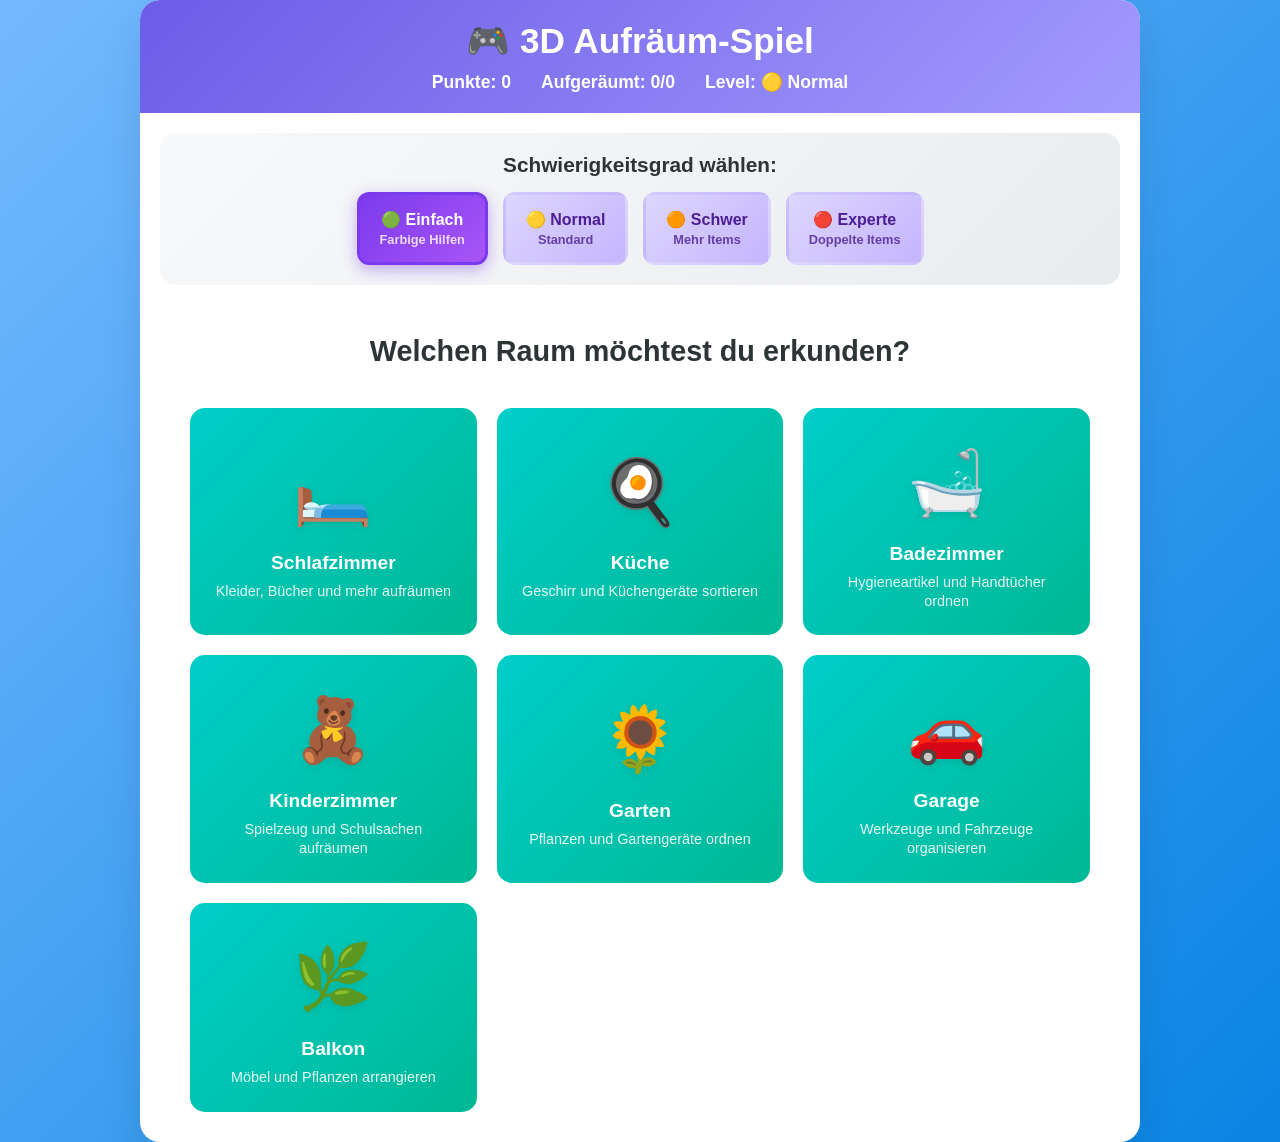
<file: index.html>
<!DOCTYPE html>
<html lang="de">
<head>
    <meta charset="UTF-8">
    <meta name="viewport" content="width=device-width, initial-scale=1.0">
    <title>Aufräum-Spiel</title>
    <link rel="stylesheet" href="style.css">
    <!-- Web Font für bessere Symbol-Unterstützung -->
    <link href="https://fonts.googleapis.com/css2?family=Noto+Color+Emoji&family=Segoe+UI+Symbol&display=swap" rel="stylesheet">
    <style>
        .emoji-font {
            font-family: 'Noto Color Emoji', 'Segoe UI Symbol', 'Apple Color Emoji', 'Segoe UI Emoji', sans-serif;
        }
    </style>
</head>
<body>
    <div class="game-container">
        <header>
            <h1>🎮 3D Aufräum-Spiel</h1>
            <div class="score-board">
                <span>Punkte: <span id="score">0</span></span>
                <span>Aufgeräumt: <span id="cleaned-items">0</span>/<span id="total-items">0</span></span>
                <span id="current-level">Level: 🟡 Normal</span>
            </div>
        </header>

        <main>
            <!-- Level-Auswahl -->
            <div class="level-selector">
                <h3>Schwierigkeitsgrad wählen:</h3>
                <div class="level-buttons">
                    <button class="level-btn active" data-level="0">🟢 Einfach<br><small>Farbige Hilfen</small></button>
                    <button class="level-btn" data-level="1">🟡 Normal<br><small>Standard</small></button>
                    <button class="level-btn" data-level="2">🟠 Schwer<br><small>Mehr Items</small></button>
                    <button class="level-btn" data-level="3">🔴 Experte<br><small>Doppelte Items</small></button>
                </div>
            </div>

            <!-- Raumauswahl -->
            <div id="room-selection" class="screen active">
                <h2>Welchen Raum möchtest du erkunden?</h2>
                        <div class="room-selection-grid">
            <button class="room-btn" data-room="bedroom">
                <div class="room-icon">🛏️</div>
                <div class="room-name">Schlafzimmer</div>
                <div class="room-description">Kleider, Bücher und mehr aufräumen</div>
            </button>

            <button class="room-btn" data-room="kitchen">
                <div class="room-icon">🍳</div>
                <div class="room-name">Küche</div>
                <div class="room-description">Geschirr und Küchengeräte sortieren</div>
            </button>

            <button class="room-btn" data-room="bathroom">
                <div class="room-icon">🛁</div>
                <div class="room-name">Badezimmer</div>
                <div class="room-description">Hygieneartikel und Handtücher ordnen</div>
            </button>

            <button class="room-btn" data-room="kids_room">
                <div class="room-icon">🧸</div>
                <div class="room-name">Kinderzimmer</div>
                <div class="room-description">Spielzeug und Schulsachen aufräumen</div>
            </button>

            <button class="room-btn" data-room="garden">
                <div class="room-icon">🌻</div>
                <div class="room-name">Garten</div>
                <div class="room-description">Pflanzen und Gartengeräte ordnen</div>
            </button>

            <button class="room-btn" data-room="garage">
                <div class="room-icon">🚗</div>
                <div class="room-name">Garage</div>
                <div class="room-description">Werkzeuge und Fahrzeuge organisieren</div>
            </button>

            <button class="room-btn" data-room="balcony">
                <div class="room-icon">🌿</div>
                <div class="room-name">Balkon</div>
                <div class="room-description">Möbel und Pflanzen arrangieren</div>
            </button>
        </div>
            </div>

            <!-- Spielbereich -->
            <div id="game-area" class="screen">
                <div class="game-header">
                    <button id="back-btn">← Zurück zur Raumauswahl</button>
                    <h2 id="current-room-title"></h2>
                    <button id="reset-room">Raum zurücksetzen</button>
                </div>

                <!-- 3D Raum mit Drag & Drop -->
                <div class="room-3d">
                    <!-- Dekorative Elemente -->
                    <div class="window">
                        <div class="window-vase"></div>
                    </div>

                    <!-- Wände und Möbel -->
                    <div class="room-walls">
                        <div class="wall back-wall"></div>
                        <div class="wall left-wall"></div>
                        <div class="wall right-wall"></div>
                        <div class="floor"></div>
                    </div>

                    <!-- Möbel und Ablageflächen -->
                    <div class="furniture-container">
                        <!-- Wird je nach Raum dynamisch gefüllt -->
                    </div>

                    <!-- Gegenstände zum Aufräumen -->
                    <div class="items-container">
                        <!-- Wird dynamisch mit Gegenständen gefüllt -->
                    </div>

                <!-- Drop-Zones für korrekte Plätze -->
                    <div class="drop-zones">
                        <!-- Wird dynamisch erstellt -->
                    </div>

                    <!-- Möbel-Labels -->
                    <div class="furniture-labels">
                        <!-- Wird dynamisch erstellt -->
                    </div>
                </div>

                <div class="instructions">
                    <p>🖱️ Ziehe die Gegenstände an ihre richtigen Plätze!</p>
                    <p>💡 Tipp: Schaue auf die Beschriftungen der Möbel!</p>
                </div>                <!-- Drag Feedback -->
                <div id="drag-feedback" class="drag-feedback">
                    <span id="feedback-text"></span>
                </div>
            </div>

            <!-- Erfolgsmeldung -->
            <div id="success-screen" class="screen">
                <div class="success-content">
                    <h2>🎉 Perfekt aufgeräumt!</h2>
                    <p>Du hast alles an seinen richtigen Platz gebracht!</p>
                    <div class="final-score">
                        <p>Deine Punkte: <span id="final-score">0</span></p>
                        <p>Perfekte Platzierungen: <span id="perfect-placements">0</span></p>
                    </div>
                    <div class="success-buttons">
                        <button id="play-again">Nochmal spielen</button>
                        <button id="choose-other-room">Anderen Raum wählen</button>
                    </div>
                </div>
            </div>
        </main>
    </div>

            <!-- Erfolgsmeldung -->
            <div id="success-screen" class="screen">
                <div class="success-content">
                    <h2>🎉 Perfekt aufgeräumt!</h2>
                    <p>Du hast alles an seinen richtigen Platz gebracht!</p>
                    <div class="final-score">
                        <p>Deine Punkte: <span id="final-score">0</span></p>
                        <p>Perfekte Platzierungen: <span id="perfect-placements">0</span></p>
                    </div>
                    <div class="success-buttons">
                        <button id="play-again">Nochmal spielen</button>
                        <button id="choose-other-room">Anderen Raum wählen</button>
                    </div>
                </div>
            </div>
        </main>
    </div>

    <script src="fixed-script.js"></script>
</body>
</html>
</file>
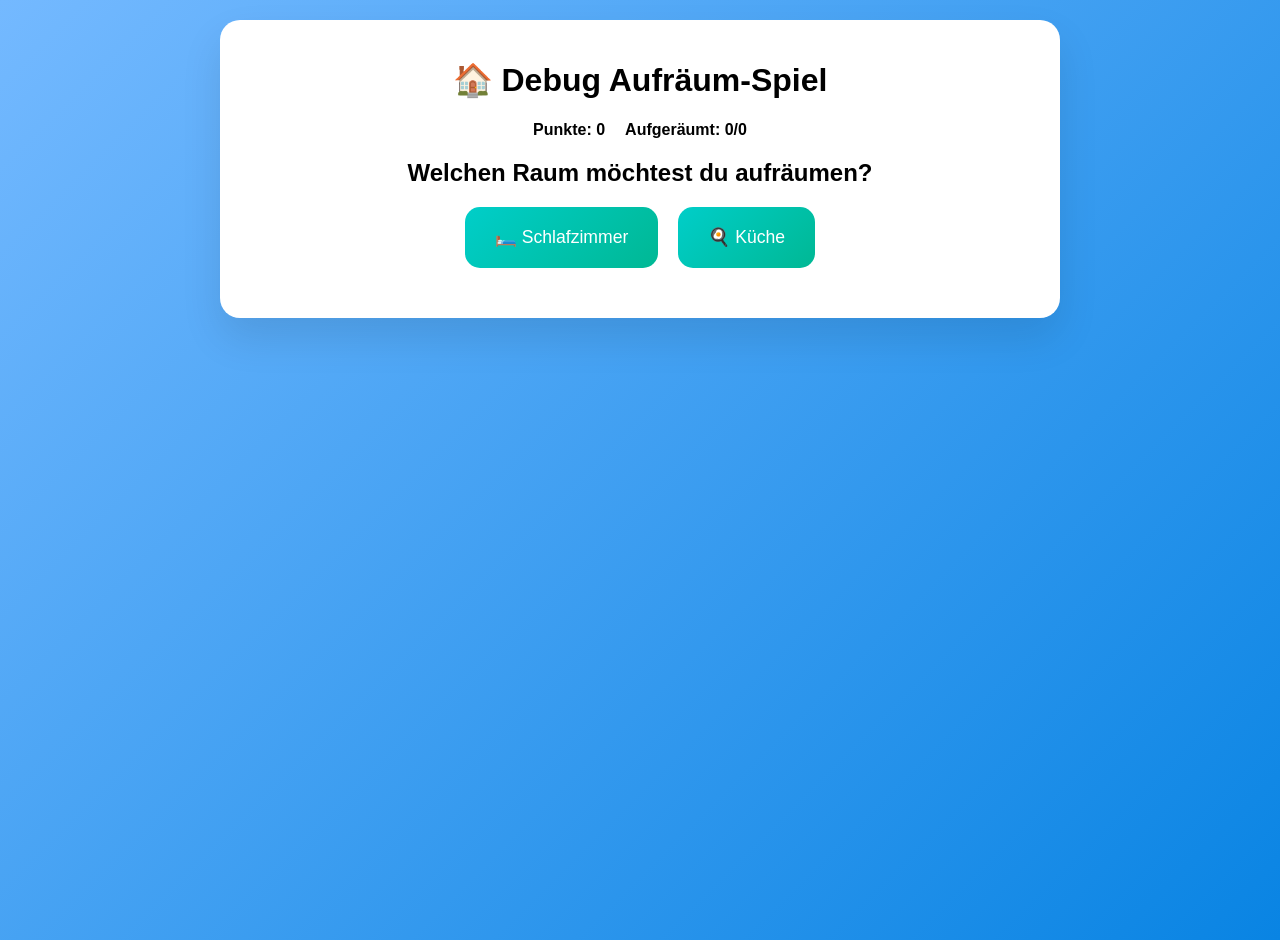
<file: debug.html>
<!DOCTYPE html>
<html lang="de">
<head>
    <meta charset="UTF-8">
    <meta name="viewport" content="width=device-width, initial-scale=1.0">
    <title>Debug - Aufräum-Spiel</title>
    <style>
        body {
            font-family: Arial, sans-serif;
            background: linear-gradient(135deg, #74b9ff, #0984e3);
            margin: 0;
            padding: 20px;
            min-height: 100vh;
        }

        .debug-container {
            max-width: 800px;
            margin: 0 auto;
            background: white;
            border-radius: 20px;
            padding: 20px;
            box-shadow: 0 20px 40px rgba(0,0,0,0.1);
        }

        .header {
            text-align: center;
            margin-bottom: 20px;
        }

        .score-board {
            display: flex;
            justify-content: center;
            gap: 20px;
            margin-bottom: 20px;
            font-weight: bold;
        }

        .room-selection {
            text-align: center;
            margin-bottom: 30px;
        }

        .room-buttons {
            display: flex;
            gap: 20px;
            justify-content: center;
            margin-top: 20px;
        }

        .room-btn {
            background: linear-gradient(135deg, #00cec9, #00b894);
            color: white;
            border: none;
            border-radius: 15px;
            padding: 20px 30px;
            cursor: pointer;
            font-size: 1.1em;
            transition: transform 0.3s;
        }

        .room-btn:hover {
            transform: translateY(-2px);
        }

        .game-area {
            display: none;
        }

        .game-area.active {
            display: block;
        }

        .game-header {
            display: flex;
            justify-content: space-between;
            align-items: center;
            margin-bottom: 20px;
        }

        .room-3d {
            position: relative;
            width: 100%;
            height: 400px;
            background: linear-gradient(180deg, #87CEEB 0%, #98D8E8 30%, #D2B48C 30%, #DEB887 100%);
            border-radius: 15px;
            overflow: hidden;
            border: 3px solid #8B4513;
        }

        .drop-zones {
            position: absolute;
            width: 100%;
            height: 100%;
            z-index: 5;
        }

        .drop-zone {
            position: absolute;
            border: 3px dashed #3498db;
            border-radius: 10px;
            background: rgba(52, 152, 219, 0.1);
            transition: all 0.3s;
        }

        .drop-zone.highlight {
            background: rgba(52, 152, 219, 0.3);
            border-color: #00b894;
            transform: scale(1.02);
        }

        .zone-label {
            font-size: 0.8em;
            font-weight: bold;
            background: rgba(0,0,0,0.7);
            color: white;
            padding: 4px 8px;
            border-radius: 4px;
            white-space: nowrap;
        }

        .items-container {
            position: absolute;
            width: 100%;
            height: 100%;
            z-index: 10;
        }

        .draggable-item {
            position: absolute;
            background: white;
            border: 3px solid #3498db;
            border-radius: 12px;
            padding: 8px 12px;
            cursor: grab;
            user-select: none;
            transition: transform 0.2s, box-shadow 0.2s;
            box-shadow: 0 4px 12px rgba(0,0,0,0.2);
            min-width: 60px;
            text-align: center;
        }

        .draggable-item:hover {
            transform: scale(1.1);
            box-shadow: 0 6px 16px rgba(0,0,0,0.3);
        }

        .draggable-item.placed {
            border-color: #00b894;
            background: rgba(0,184,148,0.2);
            cursor: default;
        }

        .item-emoji {
            font-size: 2em;
            line-height: 1;
        }

        .item-label {
            font-size: 0.7em;
            font-weight: bold;
            color: #2c3e50;
            margin-top: 2px;
        }

        .controls {
            margin-top: 20px;
            text-align: center;
        }

        .btn {
            background: #636e72;
            color: white;
            border: none;
            border-radius: 8px;
            padding: 10px 20px;
            cursor: pointer;
            margin: 0 5px;
        }

        .btn:hover {
            background: #2d3436;
        }

        .instructions {
            text-align: center;
            margin-top: 15px;
            color: #636e72;
        }

        .screen {
            display: none;
        }

        .screen.active {
            display: block;
        }

        .success-screen {
            text-align: center;
            padding: 40px;
        }

        .success-screen h2 {
            color: #00b894;
            font-size: 2.5em;
            margin-bottom: 20px;
        }

        .final-score {
            background: linear-gradient(135deg, #fdcb6e, #e17055);
            color: white;
            padding: 20px;
            border-radius: 15px;
            margin: 20px 0;
            font-size: 1.4em;
            font-weight: bold;
        }
    </style>
</head>
<body>
    <div class="debug-container">
        <div class="header">
            <h1>🏠 Debug Aufräum-Spiel</h1>
            <div class="score-board">
                <span>Punkte: <span id="score">0</span></span>
                <span>Aufgeräumt: <span id="cleaned-items">0</span>/<span id="total-items">0</span></span>
            </div>
        </div>

        <!-- Room Selection -->
        <div id="room-selection" class="screen active">
            <div class="room-selection">
                <h2>Welchen Raum möchtest du aufräumen?</h2>
                <div class="room-buttons">
                    <button class="room-btn" data-room="bedroom">
                        🛏️ Schlafzimmer
                    </button>
                    <button class="room-btn" data-room="kitchen">
                        🍳 Küche
                    </button>
                </div>
            </div>
        </div>

        <!-- Game Area -->
        <div id="game-area" class="screen game-area">
            <div class="game-header">
                <button id="back-btn" class="btn">← Zurück</button>
                <h2 id="current-room-title">Raum</h2>
                <button id="reset-room" class="btn">Zurücksetzen</button>
            </div>

            <div class="room-3d">
                <div class="drop-zones"></div>
                <div class="items-container"></div>
            </div>

            <div class="instructions">
                <p>🖱️ Ziehe die Gegenstände an die richtige Stelle!</p>
            </div>
        </div>

        <!-- Success Screen -->
        <div id="success-screen" class="screen success-screen">
            <h2>🎉 Perfekt!</h2>
            <p>Du hast den Raum erfolgreich aufgeräumt!</p>
            <div class="final-score">
                <p>Deine Punkte: <span id="final-score">0</span></p>
            </div>
            <button class="btn" onclick="location.reload()">Nochmal spielen</button>
        </div>
    </div>

    <script src="debug-script.js"></script>
</body>
</html>
</file>
<file: style.css>
* {
    margin: 0;
    padding: 0;
    box-sizing: border-box;
}

body {
    font-family: 'Segoe UI', Tahoma, Geneva, Verdana, sans-serif;
    background: linear-gradient(135deg, #74b9ff, #0984e3);
    min-height: 100vh;
    display: flex;
    align-items: center;
    justify-content: center;
    overflow-x: hidden;
}

.game-container {
    width: 100%;
    max-width: 1000px;
    background: white;
    border-radius: 20px;
    box-shadow: 0 20px 40px rgba(0,0,0,0.1);
    overflow: hidden;
    min-height: 700px;
}

header {
    background: linear-gradient(135deg, #6c5ce7, #a29bfe);
    color: white;
    padding: 20px;
    text-align: center;
}

header h1 {
    font-size: 2.2em;
    margin-bottom: 10px;
}

.score-board {
    display: flex;
    justify-content: center;
    gap: 30px;
    font-size: 1.1em;
    font-weight: bold;
}

.screen {
    display: none;
    padding: 30px;
}

/* Level-Auswahl Styles */
.level-selector {
    background: linear-gradient(135deg, #f8f9fa, #e9ecef);
    margin: 20px;
    padding: 20px;
    border-radius: 15px;
    text-align: center;
}

.level-selector h3 {
    margin-bottom: 15px;
    color: #2d3436;
    font-size: 1.3em;
}

.level-buttons {
    display: flex;
    gap: 15px;
    justify-content: center;
    flex-wrap: wrap;
}

.level-btn {
    background: linear-gradient(135deg, #ddd6fe, #c4b5fd);
    border: 3px solid transparent;
    padding: 15px 20px;
    border-radius: 12px;
    cursor: pointer;
    transition: all 0.3s ease;
    font-size: 1em;
    font-weight: bold;
    color: #4c1d95;
    min-width: 120px;
}

.level-btn:hover {
    transform: translateY(-3px);
    box-shadow: 0 8px 16px rgba(0,0,0,0.15);
}

.level-btn.active {
    border-color: #7c3aed;
    background: linear-gradient(135deg, #7c3aed, #a855f7);
    color: white;
    box-shadow: 0 5px 15px rgba(124, 58, 237, 0.4);
}

.level-btn small {
    display: block;
    font-size: 0.8em;
    opacity: 0.8;
    margin-top: 3px;
}

/* Level-spezifische Item-Styles */
.helper-border {
    animation: pulse-helper 2s infinite;
}

@keyframes pulse-helper {
    0% {
        box-shadow: 0 0 10px rgba(255, 235, 59, 0.7);
        border-color: #ffeb3b;
    }
    50% {
        box-shadow: 0 0 20px rgba(255, 235, 59, 1);
        border-color: #fdd835;
    }
    100% {
        box-shadow: 0 0 10px rgba(255, 235, 59, 0.7);
        border-color: #ffeb3b;
    }
}

/* Level-spezifische Raum-Styles */
.room-3d.level-0 {
    filter: brightness(1.1) contrast(1.1);
}

.room-3d.level-2 {
    filter: brightness(0.95) contrast(1.05);
}

.room-3d.level-3 {
    filter: brightness(0.9) saturate(1.1);
}

/* Mobile Touch Support */
.draggable-item.selected {
    border: 3px solid #007bff !important;
    box-shadow: 0 0 15px rgba(0, 123, 255, 0.6) !important;
    background-color: rgba(0, 123, 255, 0.1) !important;
    transform: scale(1.05);
    z-index: 200 !important;
}

.drop-zone.mobile-highlight {
    background: rgba(0, 255, 0, 0.3) !important;
    border: 3px solid rgba(0, 255, 0, 0.8) !important;
    box-shadow: 0 0 15px rgba(0, 255, 0, 0.6);
    animation: pulse-zone 1.5s infinite;
}

@keyframes pulse-zone {
    0% {
        box-shadow: 0 0 15px rgba(0, 255, 0, 0.6);
        transform: scale(1);
    }
    50% {
        box-shadow: 0 0 25px rgba(0, 255, 0, 0.8);
        transform: scale(1.02);
    }
    100% {
        box-shadow: 0 0 15px rgba(0, 255, 0, 0.6);
        transform: scale(1);
    }
}

.mobile-instruction {
    position: fixed;
    bottom: 20px;
    left: 50%;
    transform: translateX(-50%);
    background: linear-gradient(135deg, #007bff, #0056b3);
    color: white;
    padding: 12px 20px;
    border-radius: 25px;
    font-weight: bold;
    font-size: 1em;
    z-index: 1000;
    box-shadow: 0 4px 12px rgba(0, 123, 255, 0.3);
    animation: bounce-instruction 2s infinite;
    text-align: center;
    max-width: 90%;
}

@keyframes bounce-instruction {
    0%, 20%, 50%, 80%, 100% {
        transform: translateX(-50%) translateY(0);
    }
    40% {
        transform: translateX(-50%) translateY(-5px);
    }
    60% {
        transform: translateX(-50%) translateY(-3px);
    }
}

/* Touch-friendly Drop Zones */
@media (max-width: 768px) {
    .drop-zone {
        min-height: 80px !important;
        min-width: 80px !important;
        border: 3px dashed rgba(255, 255, 255, 0.6) !important;
        border-radius: 12px;
        background: rgba(255, 255, 255, 0.2) !important;
        cursor: pointer;
        transition: all 0.3s ease;
    }

    .drop-zone:hover, .drop-zone:active {
        background: rgba(255, 255, 255, 0.4) !important;
        border-color: rgba(255, 255, 255, 0.8) !important;
        transform: scale(1.05);
    }

    .draggable-item {
        min-width: 60px;
        min-height: 60px;
        touch-action: manipulation;
    }

    .furniture-label {
        font-size: 1.2em !important;
        padding: 15px 20px !important;
        background: rgba(0, 0, 0, 0.95) !important;
        cursor: pointer !important;
        border: 3px solid rgba(255, 255, 255, 0.6) !important;
        border-radius: 12px !important;
        transition: all 0.3s ease;
        min-width: 120px !important;
        min-height: 50px !important;
        text-align: center;
        font-weight: bold !important;
        color: white !important;
        box-shadow: 0 4px 8px rgba(0, 0, 0, 0.3) !important;
        touch-action: manipulation;
        user-select: none;
        -webkit-tap-highlight-color: rgba(0, 123, 255, 0.3);
    }

    .furniture-label:hover, .furniture-label:active, .furniture-label:focus {
        background: rgba(0, 123, 255, 0.95) !important;
        border-color: rgba(255, 255, 255, 0.9) !important;
        transform: scale(1.08) !important;
        box-shadow: 0 6px 16px rgba(0, 123, 255, 0.4) !important;
    }

    .level-buttons {
        flex-direction: column;
        gap: 10px;
    }

    .level-btn {
        min-width: 200px;
        padding: 18px 25px;
        font-size: 1.1em;
    }

    .room-selection-grid {
        grid-template-columns: 1fr !important;
        gap: 15px;
    }

    .room-btn {
        padding: 20px;
        min-height: 120px;
    }
}

/* Responsive Font Sizes */
@media (max-width: 480px) {
    header h1 {
        font-size: 1.8em;
    }

    .score-board {
        flex-direction: column;
        gap: 10px;
        font-size: 1em;
    }

    .mobile-instruction {
        font-size: 0.9em;
        padding: 10px 16px;
        bottom: 15px;
    }
}

.screen.active {
    display: block;
}

/* Raumauswahl */
#room-selection h2 {
    text-align: center;
    color: #2d3436;
    margin-bottom: 40px;
    font-size: 1.8em;
}

.room-buttons {
    display: flex;
    gap: 30px;
    justify-content: center;
    flex-wrap: wrap;
}

.room-selection-grid {
    display: grid;
    grid-template-columns: repeat(3, 1fr);
    gap: 20px;
    max-width: 900px;
    margin: 0 auto;
}

@media (max-width: 1024px) {
    .room-selection-grid {
        grid-template-columns: repeat(2, 1fr);
        max-width: 600px;
    }
}

@media (max-width: 768px) {
    .room-selection-grid {
        grid-template-columns: 1fr;
        max-width: 400px;
    }
}

.room-btn {
    background: linear-gradient(135deg, #00cec9, #00b894);
    border: none;
    border-radius: 15px;
    padding: 25px;
    cursor: pointer;
    transition: transform 0.3s, box-shadow 0.3s;
    color: white;
    font-size: 1em;
    min-width: 280px;
    text-align: center;
}

.room-description {
    font-size: 0.9em;
    opacity: 0.9;
    margin-top: 8px;
    line-height: 1.3;
}

.room-btn:hover {
    transform: translateY(-5px);
    box-shadow: 0 15px 30px rgba(0,0,0,0.2);
}

.room-icon {
    font-size: 4em;
    margin-bottom: 10px;
    height: 100px;
    display: flex;
    align-items: center;
    justify-content: center;
    font-family: 'Segoe UI Emoji', 'Noto Color Emoji', 'Apple Color Emoji', 'Segoe UI Symbol', sans-serif;
    text-shadow: 0 2px 8px rgba(0,0,0,0.1);
}

/* Echte Emojis brauchen keine CSS-Icons mehr! */

.room-name {
    font-weight: bold;
    font-size: 1.2em;
}

/* Spielbereich */
.game-header {
    display: flex;
    justify-content: space-between;
    align-items: center;
    margin-bottom: 30px;
    flex-wrap: wrap;
    gap: 15px;
}

#back-btn, #reset-room {
    background: #636e72;
    color: white;
    border: none;
    border-radius: 8px;
    padding: 10px 20px;
    cursor: pointer;
    transition: background 0.3s;
}

#back-btn:hover, #reset-room:hover {
    background: #2d3436;
}

#current-room-title {
    color: #2d3436;
    font-size: 1.5em;
}

/* 3D Raum Container */
.room-3d {
    position: relative;
    width: 100%;
    height: 500px;
    perspective: 1200px;
    background: linear-gradient(180deg, #87CEEB 0%, #98D8E8 30%, #D2B48C 30%, #DEB887 100%);
    overflow: hidden;
    border-radius: 15px;
    margin: 20px 0;
}

/* Thematische Hintergründe für verschiedene Räume */

/* Schlafzimmer - warme, gemütliche Farben */
.room-3d.bedroom {
    background: linear-gradient(180deg, #F5F5DC 0%, #FFF8DC 40%, #8B7355 40%, #A0826D 100%);
}

/* Küche - saubere, helle Farben */
.room-3d.kitchen {
    background: linear-gradient(180deg, #F0F8FF 0%, #E6F3FF 35%, #FFFACD 35%, #FFF8DC 100%);
}

/* Badezimmer - frische, blaue Farben */
.room-3d.bathroom {
    background: linear-gradient(180deg, #E0F6FF 0%, #B0E0E6 40%, #F0F8FF 40%, #E6F3FF 100%);
}

/* Kinderzimmer - bunte, fröhliche Farben */
.room-3d.kids_room {
    background: linear-gradient(180deg, #FFE4E1 0%, #FFB6C1 35%, #FFEFD5 35%, #FFEBCD 100%);
}

/* Garten - natürliche, grüne Farben */
.room-3d.garden {
    background: linear-gradient(180deg, #87CEEB 0%, #98D8E8 25%, #90EE90 25%, #228B22 100%);
}

/* Garage - industrielle, graue Farben */
.room-3d.garage {
    background: linear-gradient(180deg, #696969 0%, #778899 35%, #C0C0C0 35%, #A9A9A9 100%);
}

/* Balkon - luftige, helle Farben */
.room-3d.balcony {
    background: linear-gradient(180deg, #87CEEB 0%, #B0E0E6 30%, #F5F5DC 30%, #FFFACD 100%);
}

/* Dekorative Hintergrund-Elemente für jedes Zimmer */

/* Fenster für Innenräume */
.room-decoration {
    position: absolute;
    pointer-events: none;
    z-index: 1;
}

/* Fenster - nur für Innenräume */
.window {
    position: absolute;
    width: 80px;
    height: 100px;
    background: linear-gradient(135deg, #E6F3FF 0%, #B0E0E6 100%);
    border: 4px solid #8B4513;
    border-radius: 8px;
    top: 50px;
    right: 30px;
    display: none; /* Standardmäßig versteckt */
}

/* Fenster nur in Innenräumen anzeigen */
.room-3d.bedroom .window,
.room-3d.kitchen .window,
.room-3d.bathroom .window,
.room-3d.kids_room .window {
    display: block;
}

/* Fensterkreuz */
.window::before {
    content: '';
    position: absolute;
    width: 2px;
    height: 100%;
    background: #8B4513;
    left: 50%;
    transform: translateX(-50%);
    z-index: 5;
}

.window::after {
    content: '';
    position: absolute;
    height: 2px;
    width: 100%;
    background: #8B4513;
    top: 50%;
    transform: translateY(-50%);
    z-index: 5;
}

/* Blumenvase - separates Element */
.window-vase {
    position: absolute;
    bottom: -20px;
    left: 50%;
    transform: translateX(-50%);
    width: 15px;
    height: 20px;
    background: #8B4513;
    border-radius: 0 0 8px 8px;
    z-index: 10;
}

.window-vase::after {
    content: '🌸';
    position: absolute;
    top: -5px;
    left: 50%;
    transform: translateX(-50%);
    font-size: 0.8em;
    z-index: 11;
}

/* Schlafzimmer Dekoration */
.bedroom .window {
    background: linear-gradient(135deg, #FFE4E1 0%, #F5DEB3 100%);
}

.bedroom::before {
    content: '';
    position: absolute;
    width: 60px;
    height: 40px;
    background: #8B4513;
    border-radius: 15px 15px 5px 5px;
    top: 380px;
    left: 200px;
    z-index: 1;
}

/* Küche Dekoration */
.kitchen .window {
    background: linear-gradient(135deg, #F0F8FF 0%, #E0F6FF 100%);
}

.kitchen::before {
    content: '';
    position: absolute;
    width: 50px;
    height: 80px;
    background: #C0C0C0;
    border-radius: 8px;
    top: 320px;
    left: 150px;
    z-index: 1;
    box-shadow: inset 0 0 10px rgba(0,0,0,0.2);
}

/* Badezimmer Dekoration */
.bathroom .window {
    background: linear-gradient(135deg, #E0F6FF 0%, #B0E0E6 100%);
}

.bathroom::before {
    content: '';
    position: absolute;
    width: 40px;
    height: 60px;
    background: #FFF;
    border: 3px solid #C0C0C0;
    border-radius: 5px;
    top: 350px;
    left: 120px;
    z-index: 1;
}

/* Kinderzimmer Dekoration */
.kids_room .window {
    background: linear-gradient(135deg, #FFE4E1 0%, #FFB6C1 100%);
}

.kids_room::before {
    content: '';
    position: absolute;
    width: 30px;
    height: 30px;
    background: #FF69B4;
    border-radius: 50%;
    top: 380px;
    left: 180px;
    z-index: 1;
    box-shadow: 10px 0 0 #32CD32, 20px 0 0 #FFD700;
}

/* Garten Dekoration - Bäume und Blumen */
.garden::before {
    content: '';
    position: absolute;
    width: 40px;
    height: 60px;
    background: #228B22;
    border-radius: 50% 50% 50% 50% / 60% 60% 40% 40%;
    top: 250px;
    left: 100px;
    z-index: 1;
}

.garden::after {
    content: '';
    position: absolute;
    width: 8px;
    height: 40px;
    background: #8B4513;
    top: 310px;
    left: 116px;
    z-index: 1;
}

/* Garage Dekoration - Werkbank */
.garage::before {
    content: '';
    position: absolute;
    width: 80px;
    height: 15px;
    background: #8B4513;
    top: 380px;
    left: 50px;
    z-index: 1;
}

.garage::after {
    content: '';
    position: absolute;
    width: 4px;
    height: 40px;
    background: #8B4513;
    top: 340px;
    left: 70px;
    z-index: 1;
    box-shadow: 20px 0 0 #8B4513, 40px 0 0 #8B4513, 60px 0 0 #8B4513;
}

/* Balkon Dekoration - Geländer */
.balcony::before {
    content: '';
    position: absolute;
    width: 100%;
    height: 4px;
    background: #8B4513;
    bottom: 150px;
    left: 0;
    z-index: 1;
}

.balcony::after {
    content: '';
    position: absolute;
    width: 4px;
    height: 60px;
    background: #8B4513;
    bottom: 150px;
    left: 20px;
    z-index: 1;
    box-shadow: 60px 0 0 #8B4513, 120px 0 0 #8B4513, 180px 0 0 #8B4513, 240px 0 0 #8B4513;
}

/* Raum-Wände */
.room-walls {
    position: absolute;
    width: 100%;
    height: 100%;
    transform-style: preserve-3d;
}

.wall {
    position: absolute;
    border: 2px solid #8B4513;
}

.back-wall {
    width: 80%;
    height: 60%;
    background: linear-gradient(45deg, #F5DEB3, #DEB887);
    left: 10%;
    top: 10%;
    transform: translateZ(-200px);
    box-shadow: inset 0 0 50px rgba(0,0,0,0.1);
}

.left-wall {
    width: 200px;
    height: 60%;
    background: linear-gradient(45deg, #E6D3A3, #D4C196);
    left: 10%;
    top: 10%;
    transform-origin: right center;
    transform: rotateY(-80deg);
}

.right-wall {
    width: 200px;
    height: 60%;
    background: linear-gradient(45deg, #E6D3A3, #D4C196);
    right: 10%;
    top: 10%;
    transform-origin: left center;
    transform: rotateY(80deg);
}

.floor {
    width: 80%;
    height: 200px;
    background: repeating-linear-gradient(
        90deg,
        #8B4513 0px,
        #8B4513 2px,
        #A0522D 2px,
        #A0522D 20px
    );
    left: 10%;
    bottom: 0;
    transform-origin: top center;
    transform: rotateX(80deg);
    opacity: 0.8;
}

/* Möbel und Einrichtung */
.furniture-container {
    position: absolute;
    width: 100%;
    height: 100%;
    pointer-events: none;
}

.furniture {
    position: absolute;
    background: #8B4513;
    border-radius: 5px;
    box-shadow: 2px 2px 10px rgba(0,0,0,0.3);
}

/* Gegenstände */
.items-container {
    position: absolute;
    width: 100%;
    height: 100%;
    z-index: 10;
}

.draggable-item {
    position: absolute;
    cursor: grab;
    padding: 8px 12px;
    border-radius: 12px;
    background: rgba(255,255,255,0.95);
    border: 3px solid #3498db;
    user-select: none;
    transition: transform 0.2s, box-shadow 0.2s;
    z-index: 100;
    display: flex;
    flex-direction: column;
    align-items: center;
    text-align: center;
    box-shadow: 0 4px 12px rgba(0,0,0,0.2);
    min-width: 80px;
}

.draggable-item .item-emoji {
    font-size: 2.8em;
    line-height: 1;
    margin-bottom: 2px;
    width: 50px;
    height: 50px;
    background: transparent;
    color: inherit;
    border-radius: 50%;
    display: flex;
    align-items: center;
    justify-content: center;
    font-weight: normal;
    border: none;
    box-shadow: 0 2px 8px rgba(0,0,0,0.1);
    font-family: 'Segoe UI Emoji', 'Noto Color Emoji', 'Apple Color Emoji', 'Segoe UI Symbol', sans-serif;
}

/* Echte Emojis brauchen keine Farbcodierung mehr! */

.draggable-item .item-label {
    font-size: 0.8em;
    font-weight: bold;
    color: #2c3e50;
    background: rgba(52, 152, 219, 0.1);
    padding: 2px 6px;
    border-radius: 8px;
    white-space: nowrap;
}

.draggable-item:hover {
    transform: scale(1.1);
    box-shadow: 0 5px 15px rgba(0,0,0,0.3);
}

.draggable-item.dragging {
    cursor: grabbing;
    transform: scale(1.2) rotate(5deg);
    z-index: 1000;
    box-shadow: 0 10px 25px rgba(0,0,0,0.4);
}

.draggable-item.placed {
    opacity: 0.7;
    cursor: default;
    border-color: #00b894;
    background: rgba(0,184,148,0.2);
}

/* Drop Zones */
.drop-zones {
    position: absolute;
    width: 100%;
    height: 100%;
    z-index: 5;
}

.drop-zone {
    position: absolute;
    border: 3px dashed rgba(52, 152, 219, 0.6);
    border-radius: 12px;
    transition: all 0.3s;
    background: rgba(116, 185, 255, 0.2);
    cursor: pointer;
    min-height: 40px;
    min-width: 40px;
    z-index: 10;
}

/* Möbel-Labels */
.furniture-labels {
    position: absolute;
    width: 100%;
    height: 100%;
    z-index: 15;
    pointer-events: none;
}

.furniture-label, .furniture-button {
    position: absolute;
    background: rgba(44, 62, 80, 0.95);
    color: white;
    padding: 12px 18px;
    border-radius: 12px;
    font-size: 1.1em;
    font-weight: bold;
    text-align: center;
    box-shadow: 0 4px 12px rgba(0,0,0,0.4);
    border: 3px solid #ecf0f1;
    cursor: pointer !important;
    transition: all 0.3s ease;
    min-width: 120px;
    min-height: 45px;
    touch-action: manipulation;
    user-select: none;
    -webkit-tap-highlight-color: rgba(0, 123, 255, 0.3);
    z-index: 999 !important;
    pointer-events: auto !important;
    display: block !important;
}

.furniture-button {
    border: 3px solid #ecf0f1 !important;
    outline: none;
    font-family: inherit;
}

.furniture-label:hover, .furniture-label:active {
    background: rgba(0, 123, 255, 0.95) !important;
    border-color: rgba(255, 255, 255, 0.9);
    transform: scale(1.05);
    box-shadow: 0 6px 16px rgba(0, 123, 255, 0.4);
}

.furniture-label.wardrobe-label {
    background: rgba(139, 69, 19, 0.9);
}

.furniture-label.desk-label {
    background: rgba(210, 105, 30, 0.9);
}

.furniture-label.bed-label {
    background: rgba(65, 105, 225, 0.9);
}

.furniture-label.cabinet-label {
    background: rgba(105, 105, 105, 0.9);
}

.furniture-label.stove-label {
    background: rgba(47, 79, 79, 0.9);
}

.furniture-label.sink-label {
    background: rgba(192, 192, 192, 0.9);
    color: #2c3e50;
}

.drop-zone.highlight {
    border-color: #00b894;
    background: rgba(0,184,148,0.2);
    transform: scale(1.05);
}

.drop-zone.correct-drop {
    border-color: #00b894;
    background: rgba(0,184,148,0.3);
    animation: successPulse 0.6s ease-out;
}

.drop-zone.wrong-drop {
    border-color: #d63031;
    background: rgba(214,48,49,0.2);
    animation: errorShake 0.6s ease-out;
}

@keyframes successPulse {
    0%, 100% { transform: scale(1); }
    50% { transform: scale(1.1); }
}

@keyframes errorShake {
    0%, 100% { transform: translateX(0); }
    25% { transform: translateX(-5px); }
    75% { transform: translateX(5px); }
}

.instructions {
    text-align: center;
    margin-top: 20px;
    color: #636e72;
    font-size: 1.1em;
}

/* Drag Feedback */
.drag-feedback {
    position: absolute;
    top: 10px;
    left: 50%;
    transform: translateX(-50%);
    background: rgba(0,0,0,0.8);
    color: white;
    padding: 10px 20px;
    border-radius: 20px;
    font-size: 1.1em;
    opacity: 0;
    transition: opacity 0.3s;
    z-index: 1001;
    pointer-events: none;
}

.drag-feedback.show {
    opacity: 1;
}

.drag-feedback.success {
    background: rgba(0,184,148,0.9);
}

.drag-feedback.error {
    background: rgba(214,48,49,0.9);
}

/* Spezielle Möbel-Styles für verschiedene Räume */
.bedroom-furniture .wardrobe {
    width: 120px;
    height: 180px;
    right: 15%;
    bottom: 20%;
    background: linear-gradient(45deg, #8B4513, #A0522D);
}

.bedroom-furniture .bed {
    width: 200px;
    height: 100px;
    left: 15%;
    bottom: 25%;
    background: linear-gradient(45deg, #4169E1, #6495ED);
}

.bedroom-furniture .desk {
    width: 150px;
    height: 80px;
    left: 45%;
    bottom: 15%;
    background: linear-gradient(45deg, #D2691E, #CD853F);
}

.kitchen-furniture .cabinet {
    width: 100px;
    height: 120px;
    right: 20%;
    bottom: 30%;
    background: linear-gradient(45deg, #696969, #778899);
}

.kitchen-furniture .stove {
    width: 80px;
    height: 60px;
    left: 20%;
    bottom: 35%;
    background: linear-gradient(45deg, #2F4F4F, #708090);
}

.kitchen-furniture .sink {
    width: 100px;
    height: 80px;
    left: 35%;
    bottom: 30%;
    background: linear-gradient(45deg, #C0C0C0, #D3D3D3);
}

/* Erfolgsmeldung */
.success-content {
    text-align: center;
}

.success-content h2 {
    color: #00b894;
    font-size: 2.5em;
    margin-bottom: 20px;
}

.success-content p {
    font-size: 1.3em;
    color: #2d3436;
    margin-bottom: 20px;
}

.final-score {
    background: linear-gradient(135deg, #fdcb6e, #e17055);
    color: white;
    padding: 20px;
    border-radius: 15px;
    margin: 20px 0;
    font-size: 1.4em;
    font-weight: bold;
}

.success-buttons {
    display: flex;
    gap: 20px;
    justify-content: center;
    flex-wrap: wrap;
    margin-top: 30px;
}

.success-buttons button {
    background: linear-gradient(135deg, #6c5ce7, #a29bfe);
    color: white;
    border: none;
    border-radius: 10px;
    padding: 15px 25px;
    cursor: pointer;
    font-size: 1.1em;
    transition: transform 0.3s;
}

.success-buttons button:hover {
    transform: translateY(-2px);
}

/* Responsive Design */
@media (max-width: 600px) {
    .game-container {
        margin: 10px;
        border-radius: 15px;
    }

    .room-buttons {
        flex-direction: column;
        align-items: center;
    }

    .room-btn {
        min-width: 250px;
    }

    .game-header {
        flex-direction: column;
        text-align: center;
    }

    #room-display {
        grid-template-columns: repeat(auto-fill, minmax(60px, 1fr));
        gap: 15px;
    }

    .item {
        font-size: 2.5em;
    }

    .success-buttons {
        flex-direction: column;
        align-items: center;
    }

    /* Mobile Click-Bereiche - realistische Möbelteile */
    .mobile-click-area {
        transition: all 0.2s ease;
        user-select: none;
        -webkit-user-select: none;
        touch-action: manipulation;
    }

    /* Küchenschrank-Türen */
    .mobile-click-area.kitchen-door {
        background: linear-gradient(135deg, #8B4513, #A0522D) !important;
    }

    .mobile-click-area.kitchen-door:hover {
        background: linear-gradient(135deg, #A0522D, #CD853F) !important;
        transform: scale(1.05);
    }

    /* Gewächshaus-Tür */
    .mobile-click-area.greenhouse-door {
        background: linear-gradient(135deg, #654321, #8B4513) !important;
        border-radius: 8px 8px 3px 3px !important;
    }

    .mobile-click-area.greenhouse-door:hover {
        background: linear-gradient(135deg, #8B4513, #A0522D) !important;
        transform: scale(1.08);
    }

    /* Standard Click-Bereiche */
    .mobile-click-area:not(.kitchen-door):not(.greenhouse-door):hover,
    .mobile-click-area:not(.kitchen-door):not(.greenhouse-door):active {
        background: rgba(0, 255, 0, 1) !important;
        transform: translate(-50%, -50%) scale(1.1);
    }
}
</file>
